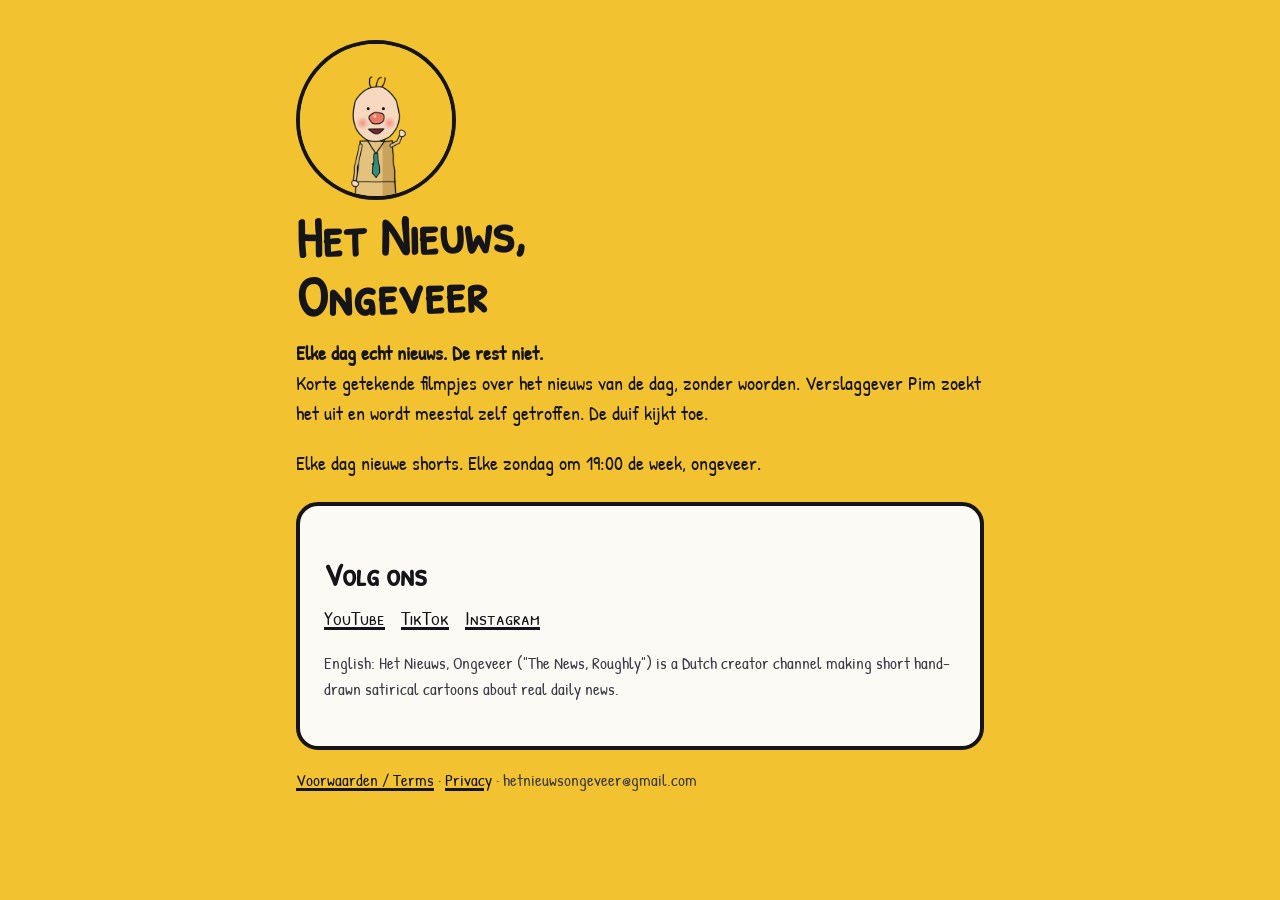
<file: index.html>
<!doctype html>
<html lang="nl"><head><meta charset="utf-8"><meta name="viewport" content="width=device-width,initial-scale=1">
<title>Het Nieuws, Ongeveer</title><meta name="description" content="Elke dag echt nieuws. De rest niet. Getekend, zonder woorden, met een duif.">
<link rel="icon" href="pim.png"><link rel="stylesheet" href="style.css"></head>
<body><main>
<img class="pim" src="pim.png" alt="Pim, de verslaggever van Het Nieuws, Ongeveer">
<h1>Het Nieuws,<br>Ongeveer</h1>
<p><strong>Elke dag echt nieuws. De rest niet.</strong><br>Korte getekende filmpjes over het nieuws van de dag, zonder woorden. Verslaggever Pim zoekt het uit en wordt meestal zelf getroffen. De duif kijkt toe.</p>
<p>Elke dag nieuwe shorts. Elke zondag om 19:00 de week, ongeveer.</p>
<div class="kaart">
<h2>Volg ons</h2>
<nav><a href="https://www.youtube.com/@hetnieuwsongeveer">YouTube</a><a href="https://www.tiktok.com/@hetnieuwsongeveer">TikTok</a><a href="https://www.instagram.com/hetnieuwsongeveer">Instagram</a></nav>
<p class="klein">English: Het Nieuws, Ongeveer ("The News, Roughly") is a Dutch creator channel making short hand-drawn satirical cartoons about real daily news.</p>
</div>
<p class="klein"><a href="voorwaarden.html">Voorwaarden / Terms</a> · <a href="privacy.html">Privacy</a> · hetnieuwsongeveer@gmail.com</p>
</main></body></html>
</file>
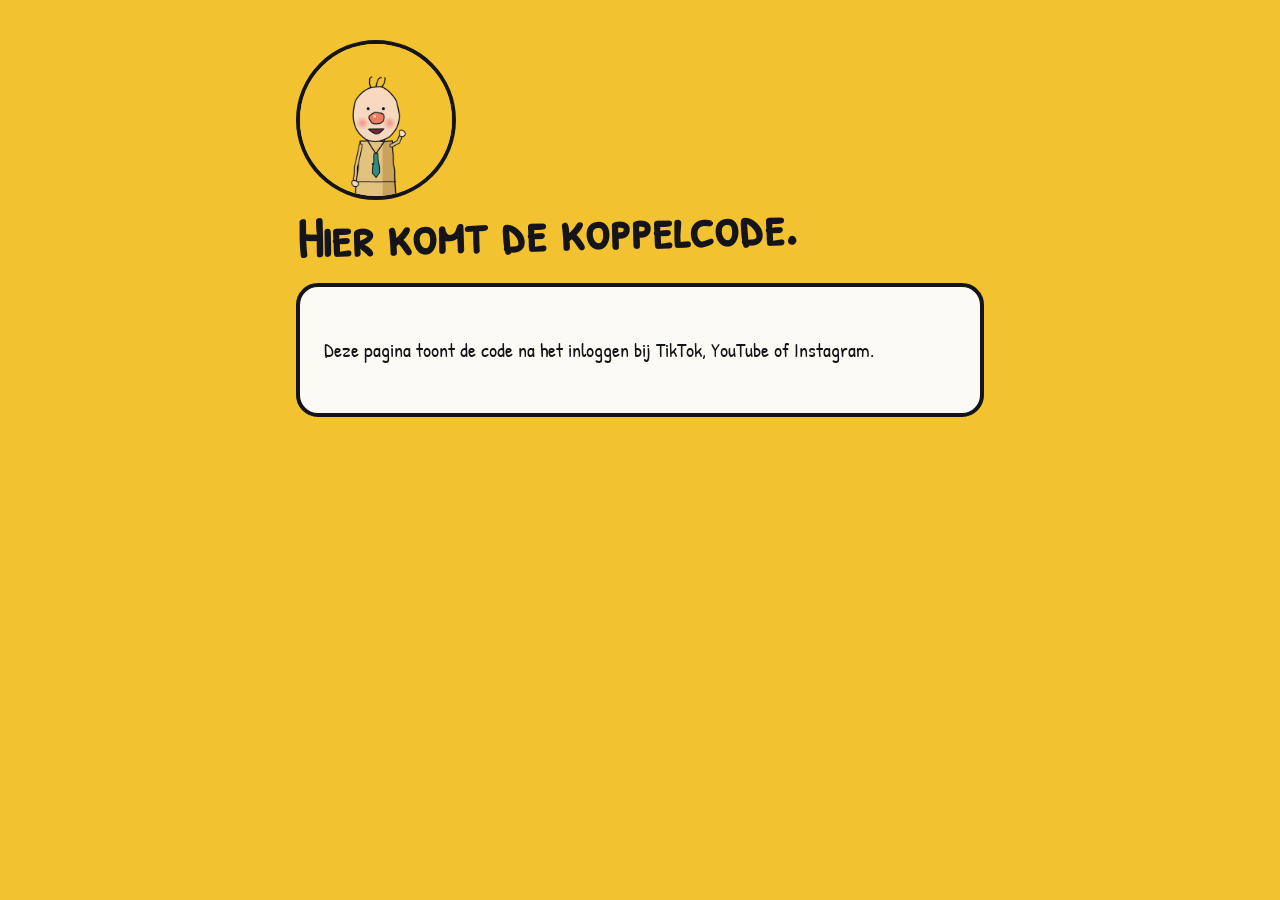
<file: callback.html>
<!doctype html>
<html lang="nl"><head><meta charset="utf-8"><meta name="viewport" content="width=device-width,initial-scale=1">
<meta name="robots" content="noindex"><meta name="referrer" content="no-referrer">
<title>Koppeling | Het Nieuws, Ongeveer</title><link rel="icon" href="pim.png"><link rel="stylesheet" href="style.css"></head>
<body><main>
<img class="pim" src="pim.png" alt="">
<h1 id="kop">Koppeling…</h1>
<div class="kaart" id="inhoud"><p>Even geduld.</p></div>
</main>
<script>
const p = new URLSearchParams(location.search);
const code = p.get('code'), err = p.get('error') || p.get('error_description');
const platform = p.get('state') || '';
const wf = 'https://github.com/hetnieuwsongeveer/het-nieuws-ongeveer/actions/workflows/koppelen.yml';
const kop = document.getElementById('kop'), box = document.getElementById('inhoud');
function esc(s){return s.replace(/[&<>"']/g,c=>({'&':'&amp;','<':'&lt;','>':'&gt;','"':'&quot;',"'":'&#39;'}[c]))}
if (code) {
  kop.textContent = 'Gelukt. Ongeveer.';
  box.innerHTML = '<p>' + (platform ? '<strong>' + esc(platform) + '</strong>: ' : '') + 'kopieer deze code. Hij is maar kort geldig, dus plak hem meteen.</p><p><code id="c">' + esc(code) + '</code></p><p><button onclick="navigator.clipboard.writeText(document.getElementById(\'c\').textContent);this.textContent=\'Gekopieerd\'">Kopieer code</button></p><p>Ga daarna naar <a href="' + wf + '">GitHub &gt; Account koppelen</a>, klik <em>Run workflow</em>, kies <strong>' + (esc(platform) || 'het platform') + '</strong> en plak de code.</p>';
} else if (err) {
  kop.textContent = 'Dat ging mis.';
  box.innerHTML = '<p>' + esc(err) + '</p>';
} else {
  kop.textContent = 'Hier komt de koppelcode.';
  box.innerHTML = '<p>Deze pagina toont de code na het inloggen bij TikTok, YouTube of Instagram.</p>';
}
</script>
</body></html>
</file>
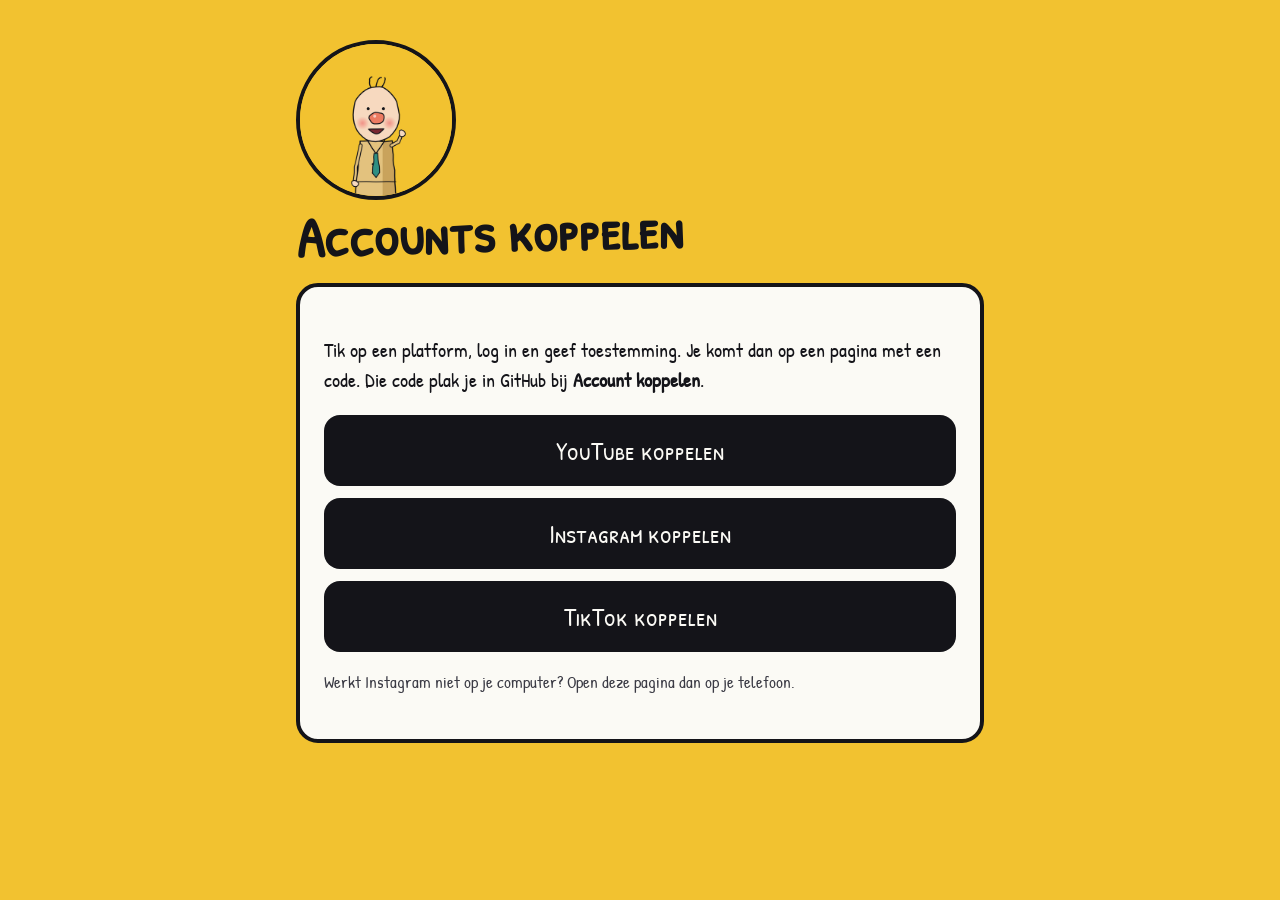
<file: koppelen.html>
<!doctype html>
<html lang="nl"><head><meta charset="utf-8"><meta name="viewport" content="width=device-width,initial-scale=1">
<meta name="robots" content="noindex"><title>Koppelen | Het Nieuws, Ongeveer</title><link rel="icon" href="pim.png"><link rel="stylesheet" href="style.css">
<style>.knop{display:block;background:#141419;color:#FBFAF5;text-decoration:none;border-radius:16px;padding:16px 20px;margin:12px 0;font-family:'Patrick Hand SC',sans-serif;font-size:26px;text-align:center}.knop.uit{opacity:.35;pointer-events:none}</style></head>
<body><main>
<img class="pim" src="pim.png" alt="">
<h1>Accounts koppelen</h1>
<div class="kaart">
<p>Tik op een platform, log in en geef toestemming. Je komt dan op een pagina met een code. Die code plak je in GitHub bij <strong>Account koppelen</strong>.</p>
<a class="knop" href="https://accounts.google.com/o/oauth2/v2/auth?client_id=218064972450-a4j0sbqu3skddr2ccsmia9ofmlbmn3ki.apps.googleusercontent.com&redirect_uri=https%3A%2F%2Fhetnieuwsongeveer.github.io%2Fcallback.html&response_type=code&scope=https%3A%2F%2Fwww.googleapis.com%2Fauth%2Fyoutube.upload+https%3A%2F%2Fwww.googleapis.com%2Fauth%2Fyoutube.readonly&access_type=offline&prompt=consent&state=youtube">YouTube koppelen</a>
<a class="knop" href="https://www.instagram.com/oauth/authorize?client_id=1405696771633131&redirect_uri=https%3A%2F%2Fhetnieuwsongeveer.github.io%2Fcallback.html&response_type=code&scope=instagram_business_basic%2Cinstagram_business_content_publish&state=instagram">Instagram koppelen</a>
<a class="knop" id="tt" href="https://www.tiktok.com/v2/auth/authorize/?client_key=sbawhmga97ykgc8asu&scope=user.info.basic%2Cvideo.upload%2Cvideo.publish&response_type=code&redirect_uri=https%3A%2F%2Fhetnieuwsongeveer.github.io%2Fcallback.html&state=tiktok">TikTok koppelen</a>
<p class="klein">Werkt Instagram niet op je computer? Open deze pagina dan op je telefoon.</p>
</div>
</main></body></html>
</file>
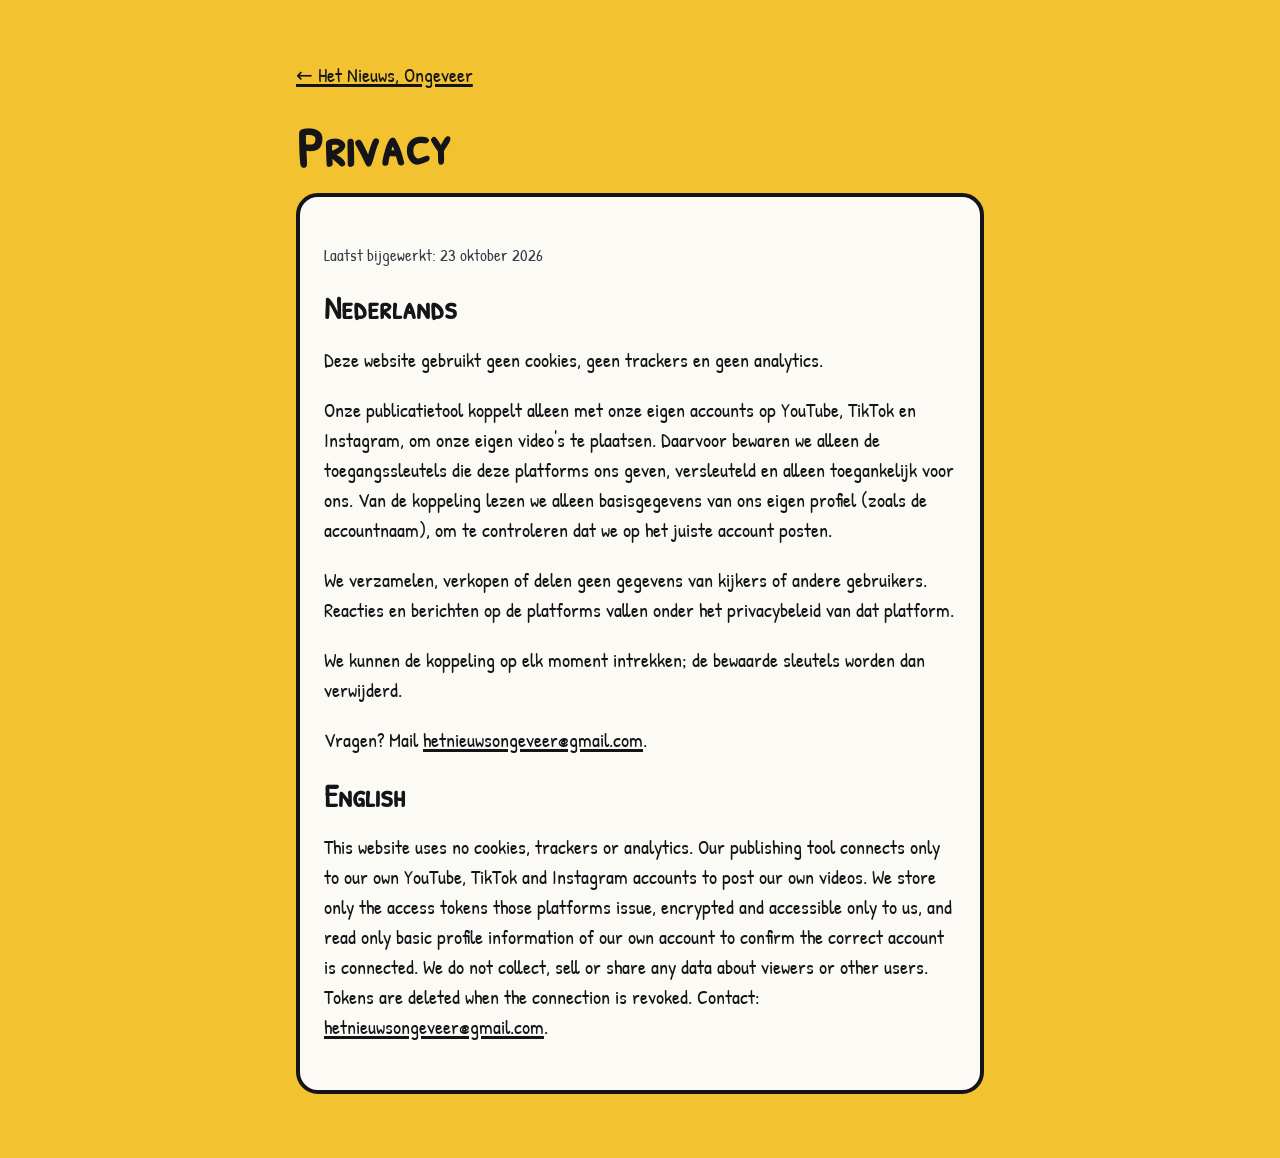
<file: privacy.html>
<!doctype html>
<html lang="nl"><head><meta charset="utf-8"><meta name="viewport" content="width=device-width,initial-scale=1">
<title>Privacy | Het Nieuws, Ongeveer</title><link rel="icon" href="pim.png"><link rel="stylesheet" href="style.css"></head>
<body><main>
<p><a href="index.html">← Het Nieuws, Ongeveer</a></p>
<h1>Privacy</h1>
<div class="kaart">
<p class="klein">Laatst bijgewerkt: 23 oktober 2026</p>
<h2>Nederlands</h2>
<p>Deze website gebruikt geen cookies, geen trackers en geen analytics.</p>
<p>Onze publicatietool koppelt alleen met onze eigen accounts op YouTube, TikTok en Instagram, om onze eigen video's te plaatsen. Daarvoor bewaren we alleen de toegangssleutels die deze platforms ons geven, versleuteld en alleen toegankelijk voor ons. Van de koppeling lezen we alleen basisgegevens van ons eigen profiel (zoals de accountnaam), om te controleren dat we op het juiste account posten.</p>
<p>We verzamelen, verkopen of delen geen gegevens van kijkers of andere gebruikers. Reacties en berichten op de platforms vallen onder het privacybeleid van dat platform.</p>
<p>We kunnen de koppeling op elk moment intrekken; de bewaarde sleutels worden dan verwijderd.</p>
<p>Vragen? Mail <a href="mailto:hetnieuwsongeveer@gmail.com">hetnieuwsongeveer@gmail.com</a>.</p>
<h2>English</h2>
<p>This website uses no cookies, trackers or analytics. Our publishing tool connects only to our own YouTube, TikTok and Instagram accounts to post our own videos. We store only the access tokens those platforms issue, encrypted and accessible only to us, and read only basic profile information of our own account to confirm the correct account is connected. We do not collect, sell or share any data about viewers or other users. Tokens are deleted when the connection is revoked. Contact: <a href="mailto:hetnieuwsongeveer@gmail.com">hetnieuwsongeveer@gmail.com</a>.</p>
</div>
</main></body></html>
</file>
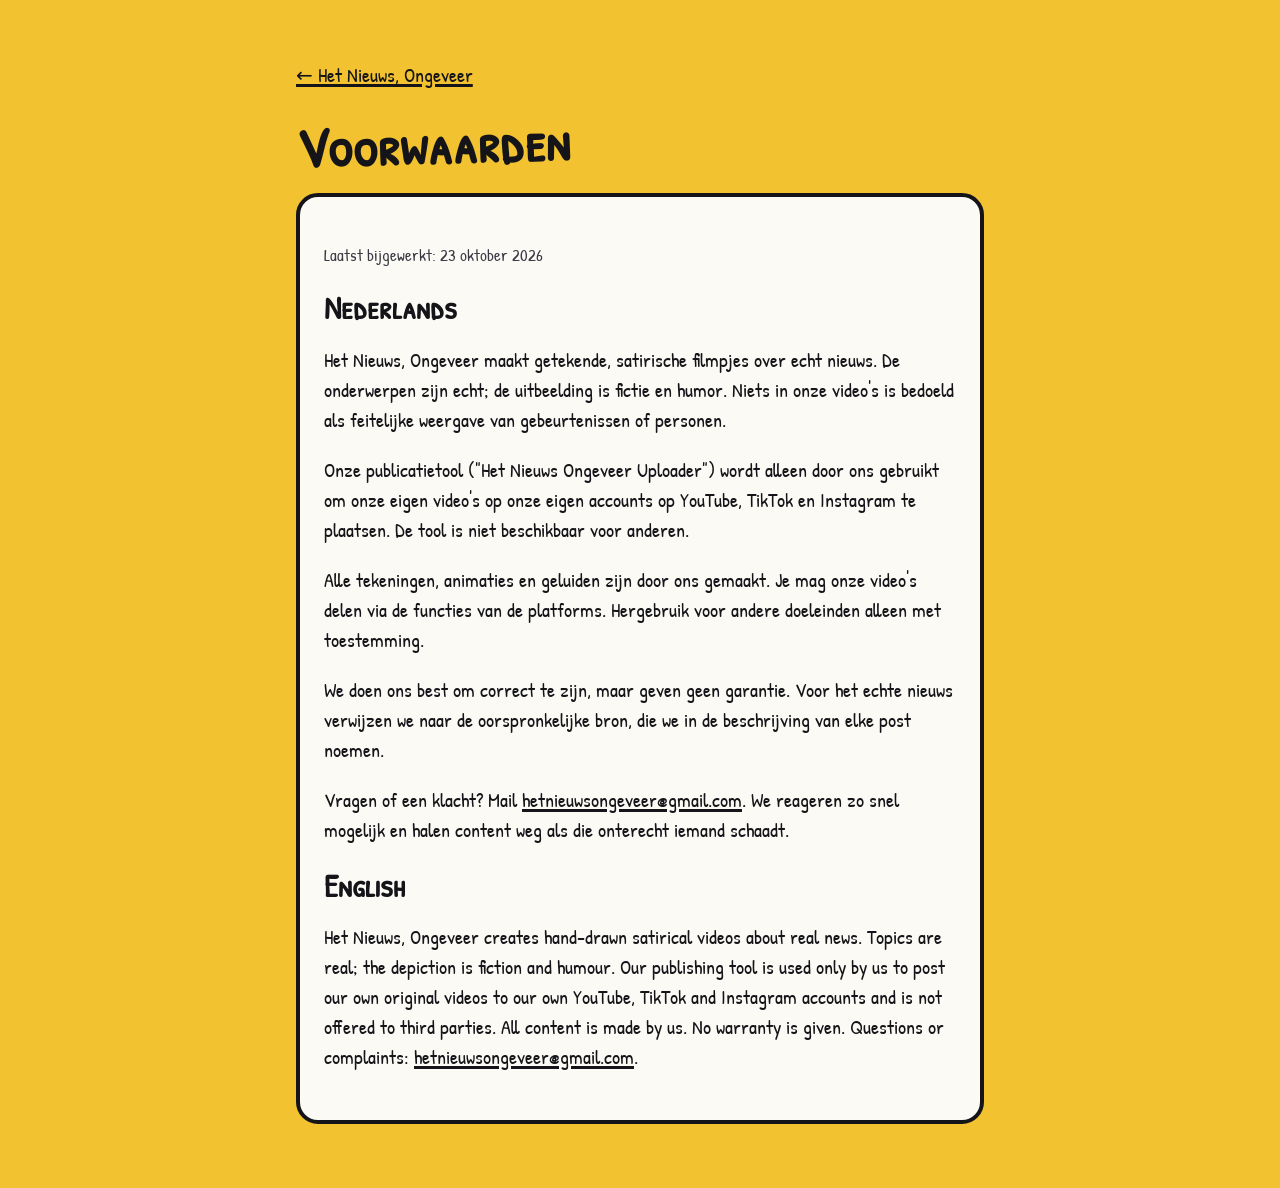
<file: voorwaarden.html>
<!doctype html>
<html lang="nl"><head><meta charset="utf-8"><meta name="viewport" content="width=device-width,initial-scale=1">
<title>Voorwaarden | Het Nieuws, Ongeveer</title><link rel="icon" href="pim.png"><link rel="stylesheet" href="style.css"></head>
<body><main>
<p><a href="index.html">← Het Nieuws, Ongeveer</a></p>
<h1>Voorwaarden</h1>
<div class="kaart">
<p class="klein">Laatst bijgewerkt: 23 oktober 2026</p>
<h2>Nederlands</h2>
<p>Het Nieuws, Ongeveer maakt getekende, satirische filmpjes over echt nieuws. De onderwerpen zijn echt; de uitbeelding is fictie en humor. Niets in onze video's is bedoeld als feitelijke weergave van gebeurtenissen of personen.</p>
<p>Onze publicatietool ("Het Nieuws Ongeveer Uploader") wordt alleen door ons gebruikt om onze eigen video's op onze eigen accounts op YouTube, TikTok en Instagram te plaatsen. De tool is niet beschikbaar voor anderen.</p>
<p>Alle tekeningen, animaties en geluiden zijn door ons gemaakt. Je mag onze video's delen via de functies van de platforms. Hergebruik voor andere doeleinden alleen met toestemming.</p>
<p>We doen ons best om correct te zijn, maar geven geen garantie. Voor het echte nieuws verwijzen we naar de oorspronkelijke bron, die we in de beschrijving van elke post noemen.</p>
<p>Vragen of een klacht? Mail <a href="mailto:hetnieuwsongeveer@gmail.com">hetnieuwsongeveer@gmail.com</a>. We reageren zo snel mogelijk en halen content weg als die onterecht iemand schaadt.</p>
<h2>English</h2>
<p>Het Nieuws, Ongeveer creates hand-drawn satirical videos about real news. Topics are real; the depiction is fiction and humour. Our publishing tool is used only by us to post our own original videos to our own YouTube, TikTok and Instagram accounts and is not offered to third parties. All content is made by us. No warranty is given. Questions or complaints: <a href="mailto:hetnieuwsongeveer@gmail.com">hetnieuwsongeveer@gmail.com</a>.</p>
</div>
</main></body></html>
</file>
<file: style.css>
@import url('https://fonts.googleapis.com/css2?family=Patrick+Hand+SC&family=Patrick+Hand&display=swap');
:root{--geel:#F2C230;--inkt:#141419;--papier:#FBFAF5;--grijs:#3A3A44}
*{box-sizing:border-box}
body{margin:0;background:var(--geel);color:var(--inkt);font-family:'Patrick Hand',system-ui,sans-serif;font-size:20px;line-height:1.5}
main{max-width:720px;margin:0 auto;padding:40px 16px 64px}
.kaart{background:var(--papier);border:4px solid var(--inkt);border-radius:22px;padding:28px 24px;margin-top:24px}
h1,h2{font-family:'Patrick Hand SC',sans-serif;line-height:1.05;margin:0 0 12px}
h1{font-size:56px;transform:rotate(-1.5deg)}
h2{font-size:32px;margin-top:24px}
a{color:var(--inkt);text-decoration-thickness:3px}
.pim{width:160px;height:160px;border-radius:50%;border:4px solid var(--inkt);display:block}
.klein{color:var(--grijs);font-size:17px}
nav a{margin-right:16px;font-family:'Patrick Hand SC',sans-serif}
code{background:#fff;border:2px solid var(--inkt);border-radius:8px;padding:6px 10px;display:inline-block;word-break:break-all;font-size:18px}
</file>
